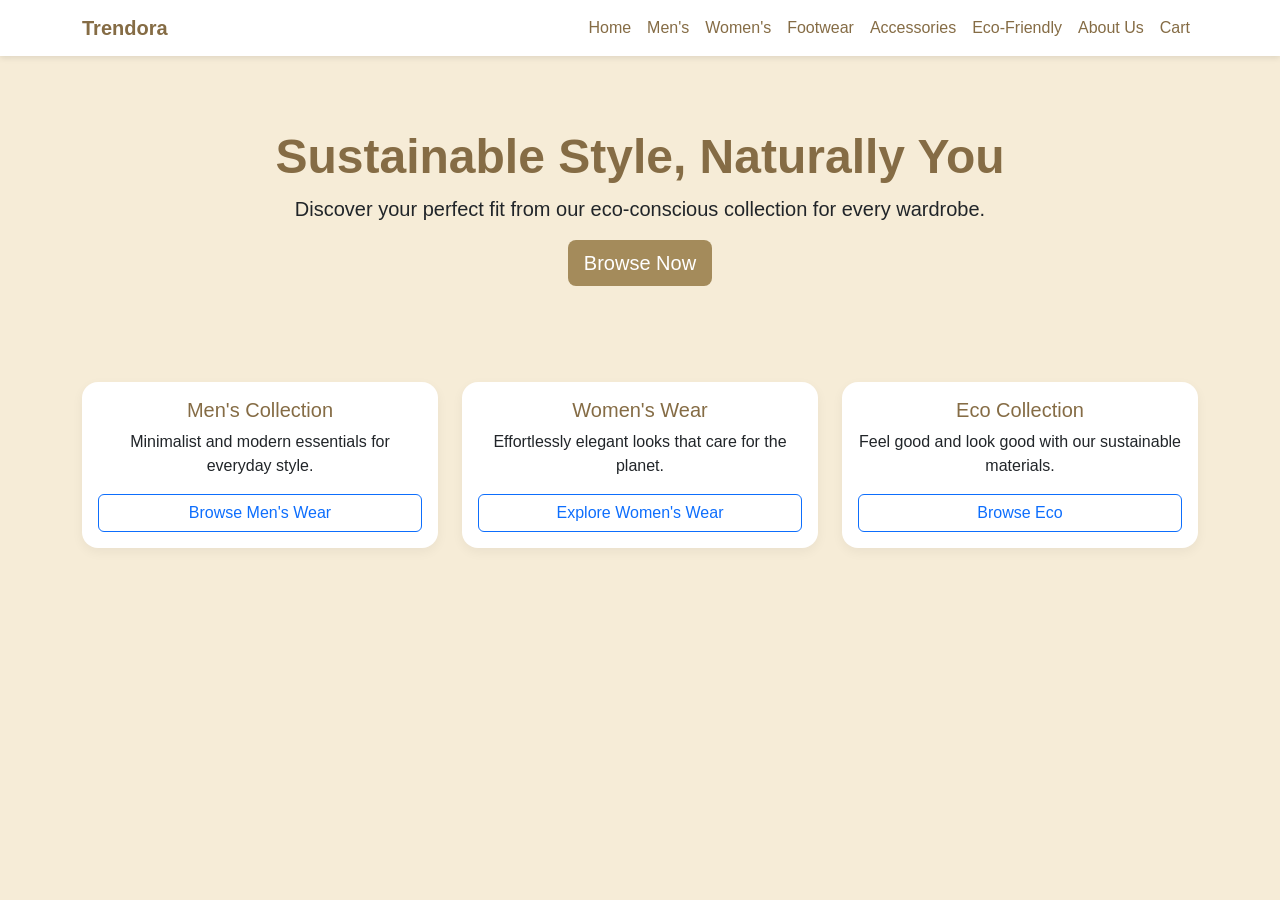
<file: index.html>
<!DOCTYPE html>
<html lang="en">
<head>
  <meta charset="UTF-8" />
  <meta name="viewport" content="width=device-width, initial-scale=1.0" />
  <title>TeamName | Home</title>
  <link
    href="https://cdn.jsdelivr.net/npm/bootstrap@5.3.3/dist/css/bootstrap.min.css"
    rel="stylesheet"
  />
  <link rel = "stylesheet" href="style.css" />
</head>
<body>

  <!-- Navbar -->
  <nav class="navbar navbar-expand-lg navbar-light mb-4">
    <div class="container">
      <a class="navbar-brand text-tan fw-bold" href="index.html">Trendora</a>
      <button class="navbar-toggler" type="button" data-bs-toggle="collapse" data-bs-target="#mainNavbar" aria-controls="mainNavbar" aria-expanded="false" aria-label="Toggle navigation">
        <span class="navbar-toggler-icon"></span>
      </button>

      <div class="collapse navbar-collapse" id="mainNavbar">
        <ul class="navbar-nav ms-auto">
          <li class="nav-item">
            <a class="nav-link text-tan" href="index.html">Home</a>
          </li>
          <li class="nav-item">
            <a class="nav-link text-tan" href="mens.html">Men's</a>
          </li>
          <li class="nav-item">
            <a class="nav-link text-tan" href="womens.html">Women's</a>
          </li>
          <li class="nav-item">
            <a class="nav-link text-tan" href="footwear.html">Footwear</a>
          </li>
          <li class="nav-item">
            <a class="nav-link text-tan" href="accessories.html">Accessories</a>
          </li>
          <li class="nav-item">
            <a class="nav-link text-tan" href="eco-friendly.html">Eco-Friendly</a>
          </li>
          <li class="nav-item">
            <a class="nav-link text-tan" href="about-us.html">About Us</a>
             </li>
          <li class="nav-item">
            <a class="nav-link text-tan" href="cart.html">Cart</a>
          </li>
        </ul>
      </div>
    </div>
  </nav>

  <!-- Index part -->
  <header class="container text-center py-5">
    <h1 class="text-tan display-5 fw-bold">Sustainable Style, Naturally You</h1>
    <p class="lead">Discover your perfect fit from our eco-conscious collection for every wardrobe.</p>
    <a href="mens.html" class="btn btn-primary btn-lg">Browse Now</a>
  </header>

  <!-- Featured Cards -->
  <section class="container my-5">
    <div class="row g-4">
      <div class="col-md-4">
        <div class="card p-3 text-center">
          <h5 class="text-tan">Men's Collection</h5>
          <p>Minimalist and modern essentials for everyday style.</p>
          <a href="mens.html" class="btn btn-outline-primary">Browse Men's Wear</a>
        </div>
      </div>
      <div class="col-md-4">
        <div class="card p-3 text-center">
          <h5 class="text-tan">Women's Wear</h5>
          <p>Effortlessly elegant looks that care for the planet.</p>
          <a href="womens.html" class="btn btn-outline-primary">Explore Women's Wear</a>
        </div>
      </div>
      <div class="col-md-4">
        <div class="card p-3 text-center">
          <h5 class="text-tan">Eco Collection</h5>
          <p>Feel good and look good with our sustainable materials.</p>
          <a href="eco-friendly.html" class="btn btn-outline-primary">Browse Eco</a>
        </div>
      </div>
    </div>
  </section>

  <script src="https://cdn.jsdelivr.net/npm/bootstrap@5.3.3/dist/js/bootstrap.bundle.min.js"></script>
</body>
</html>
</file>
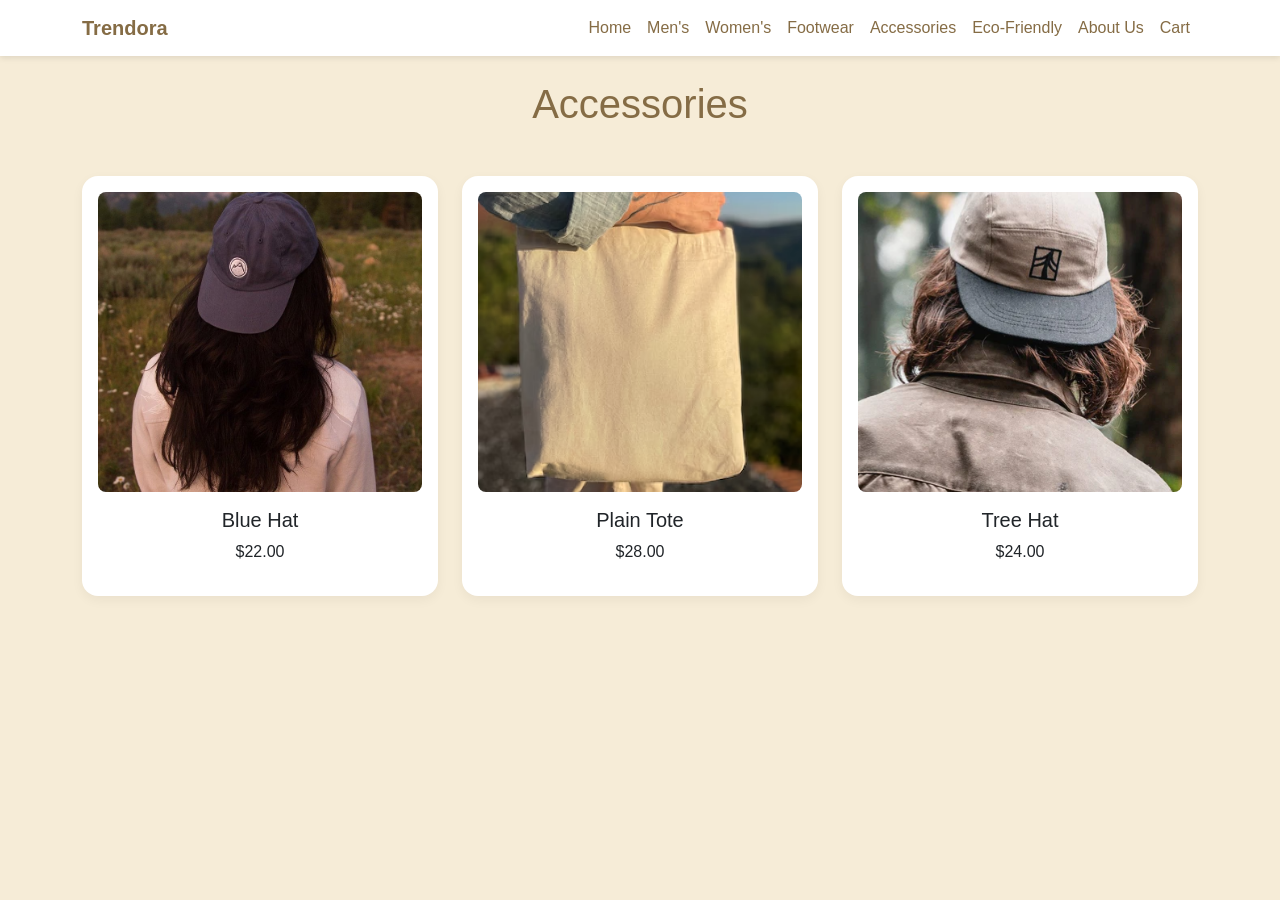
<file: accessories.html>
<!DOCTYPE html>
<html lang="en">
<head>
  <meta charset="UTF-8" />
  <meta name="viewport" content="width=device-width, initial-scale=1.0"/>
  <title>Trendora | Accessories</title>
  <link href="https://cdn.jsdelivr.net/npm/bootstrap@5.3.3/dist/css/bootstrap.min.css" rel="stylesheet"/>
  <link rel="stylesheet" href="style.css" />
</head>
<body>

  <!-- Navbar -->
  <nav class="navbar navbar-expand-lg navbar-light mb-4">
    <div class="container">
      <a class="navbar-brand text-tan fw-bold" href="index.html">Trendora</a>
      <button class="navbar-toggler" type="button" data-bs-toggle="collapse" data-bs-target="#mainNavbar">
        <span class="navbar-toggler-icon"></span>
      </button>

      <div class="collapse navbar-collapse" id="mainNavbar">
        <ul class="navbar-nav ms-auto">
          <li class="nav-item"><a class="nav-link text-tan" href="index.html">Home</a></li>
          <li class="nav-item"><a class="nav-link text-tan" href="mens.html">Men's</a></li>
          <li class="nav-item"><a class="nav-link text-tan" href="womens.html">Women's</a></li>
          <li class="nav-item"><a class="nav-link text-tan" href="footwear.html">Footwear</a></li>
          <li class="nav-item"><a class="nav-link text-tan" href="accessories.html">Accessories</a></li>
          <li class="nav-item"><a class="nav-link text-tan" href="eco-friendly.html">Eco-Friendly</a></li>
          <li class="nav-item"><a class="nav-link text-tan" href="about-us.html">About Us</a></li>
          <li class="nav-item"><a class="nav-link text-tan" href="cart.html">Cart</a></li>
        </ul>
        </ul>
      </div>
    </div>
  </nav>

  <!-- Accessories -->
  <div class="container">
    <h1 class="text-center text-tan mb-5">Accessories</h1>
    <div class="row g-4" id="product-container"></div>
  </div>

  <script src="https://cdn.jsdelivr.net/npm/bootstrap@5.3.3/dist/js/bootstrap.bundle.min.js"></script>
  <script>
    fetch('data/products.json')
      .then(res => res.json())
      .then(products => {
        const container = document.getElementById("product-container");
        const accessories = products.filter(p => p.category === "accessories");

        container.innerHTML = accessories.map(p => `
          <div class="col-md-4">
            <a href="product.html?id=${p.id}" class="text-decoration-none text-dark">
              <div class="card p-3 text-center">
                <img src="${p.image}" class="card-img-top" alt="${p.name}">
                <h5 class="mt-3">${p.name}</h5>
                <p>$${p.price.toFixed(2)}</p>
              </div>
            </a>
          </div>
        `).join('');
      })
      .catch(err => {
        document.getElementById("product-container").innerHTML = "<p class='text-danger'>Failed to load accessories.</p>";
        console.error(err);
      });
  </script>
</body>
</html>
</file>
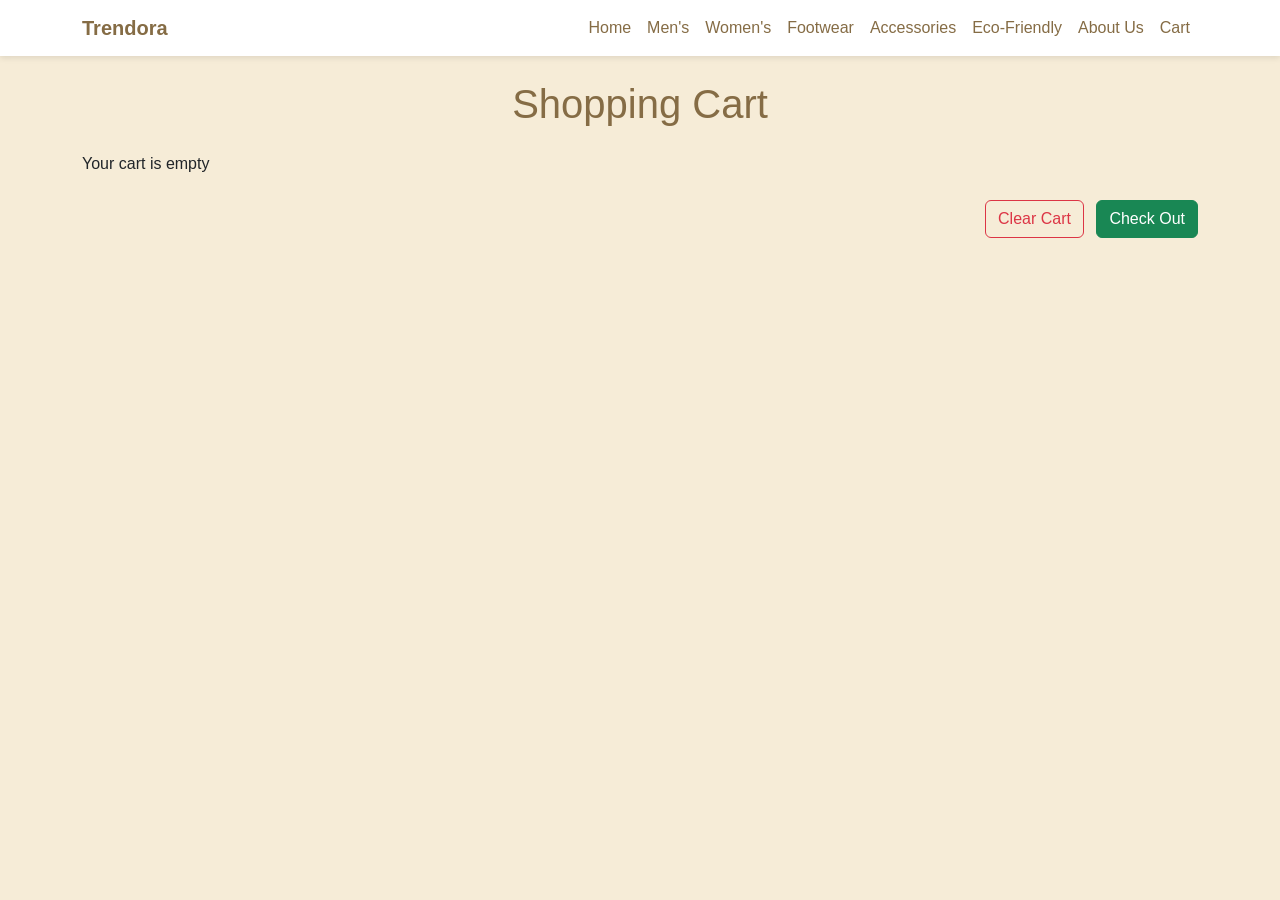
<file: cart.html>
<!DOCTYPE html>
<html lang="en">
<head>
  <meta charset="UTF-8" />
  <meta name="viewport" content="width=device-width, initial-scale=1.0"/>
  <title>Your Cart | Trendora</title>
  <link href="https://cdn.jsdelivr.net/npm/bootstrap@5.3.3/dist/css/bootstrap.min.css" rel="stylesheet"/>
  <link rel="stylesheet" href="style.css" />
</head>
<body>

  <!-- Navbar -->
  <nav class="navbar navbar-expand-lg navbar-light mb-4">
    <div class="container">
      <a class="navbar-brand text-tan fw-bold" href="index.html">Trendora</a>
      <div class="collapse navbar-collapse" id="mainNavbar">
        <ul class="navbar-nav ms-auto">
          <li class="nav-item"><a class="nav-link text-tan" href="index.html">Home</a></li>
          <li class="nav-item"><a class="nav-link text-tan" href="mens.html">Men's</a></li>
          <li class="nav-item"><a class="nav-link text-tan" href="womens.html">Women's</a></li>
          <li class="nav-item"><a class="nav-link text-tan" href="footwear.html">Footwear</a></li>
          <li class="nav-item"><a class="nav-link text-tan" href="accessories.html">Accessories</a></li>
          <li class="nav-item"><a class="nav-link text-tan" href="eco-friendly.html">Eco-Friendly</a></li>
          <a class="nav-link text-tan" href="about-us.html">About Us</a>
          <li class="nav-item"><a class="nav-link text-tan" href="cart.html">Cart</a></li>
        </ul>
      </div>
    </div>
  </nav>

  <!-- Cart -->
  <div class="container">
    <h1 class="text-center text-tan mb-4">Shopping Cart</h1>
    <div id="cart-items" class="mb-4"></div>
    <h3 id="cart-total" class="text-end mb-3"></h3>
<div class="text-end">
  <button class="btn btn-outline-danger me-2" onclick="clearCart()">Clear Cart</button>
  <button class="btn btn-success" onclick="alert('This would take you to checkout.')">Check Out</button>
</div>

  </div>

  <script>
    // find the product details from the product id
    function loadCart() {
      const cartItems= JSON.parse(localStorage.getItem('cart')) || [];
      if (cartItems.length=== 0) {
        document.getElementById("cart-items").innerHTML= "<p>Your cart is empty</p>";
        document.getElementById("cart-total").textContent= "";
        return;
      }

      fetch("data/products.json")
        .then(res => res.json())
        .then(products => {
          let html= "";
          let total= 0;
          cartItems.forEach(item => {
            const product = products.find(p=> p.id=== item.id);
            if(!product)return;

            const subtotal=product.price*item.qty;
            total += subtotal;
//html content for each of the items in the cart
            html += `
              <div class="card mb-3 p-3">
                <div class="row align-items-center">
                  <div class="col-md-2">
                    <img src="${product.image}" class="img-fluid" alt="${product.name}">
                  </div>
                  <div class="col-md-6">
                    <h5>${product.name}</h5>
                    <p>$${product.price.toFixed(2)}x${item.qty}=$${subtotal.toFixed(2)}</p>
                  </div>
                  <div class="col-md-4 text-end">
                    <button class="btn btn-sm btn-outline-secondary" onclick="updateQty(${item.id}, -1)">-</button>
                    <span class="mx-2">${item.qty}</span>
                    <button class="btn btn-sm btn-outline-secondary" onclick="updateQty(${item.id}, 1)">+</button>
                    <button class="btn btn-sm btn-outline-danger ms-3" onclick="removeItem(${item.id})">Remove</button>
                  </div>
                </div>
              </div>
            `;
          });
//update the cost and the html content
          document.getElementById("cart-items").innerHTML = html;
          document.getElementById("cart-total").textContent = "Total: $" + total.toFixed(2);
        });
    }
// Update quantity of a cart item 
    function updateQty(id,change) {
      let cart = JSON.parse(localStorage.getItem('cart')) || [];
      const index = cart.findIndex(item => item.id === id);
      if (index!== -1) {
        cart[index].qty += change;
        if (cart[index].qty <= 0) cart.splice(index, 1);
        localStorage.setItem('cart', JSON.stringify(cart));
        loadCart();
      }
    }
  // Removing items from carts
    function removeItem(id) {
      let cart =JSON.parse(localStorage.getItem('cart')) || [];
      cart = cart.filter(item => item.id !== id);
      localStorage.setItem('cart', JSON.stringify(cart));
      loadCart();
    }
    //clear the cart
    function clearCart() {
      localStorage.removeItem('cart');
      loadCart();
    }
    loadCart();
  </script>

</body>
</html>
</file>
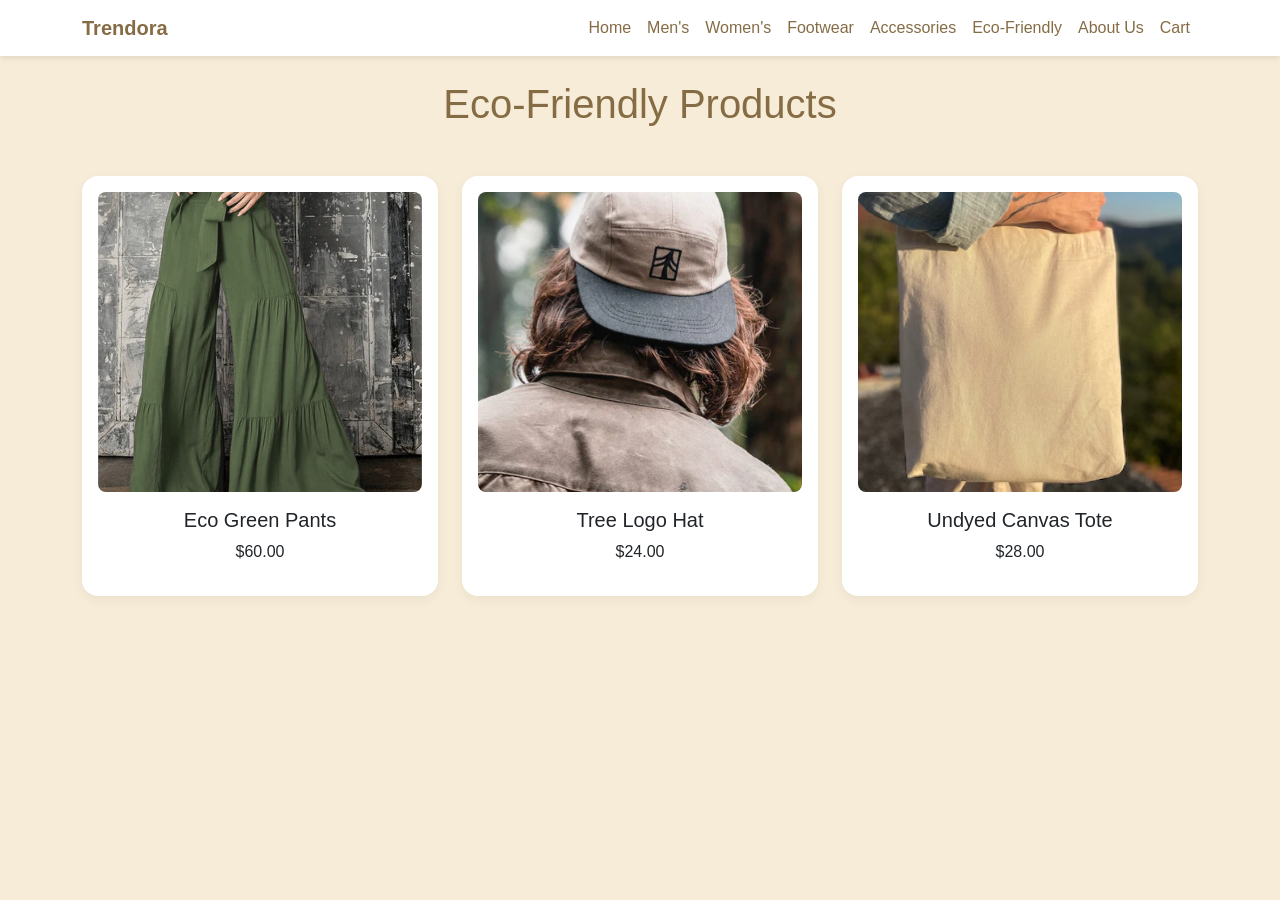
<file: eco-friendly.html>
<!DOCTYPE html>
<html lang="en">
<head>
  <meta charset="UTF-8" />
  <meta name="viewport" content="width=device-width, initial-scale=1.0"/>
  <title>Trendora | Eco-Friendly</title>
  <link href="https://cdn.jsdelivr.net/npm/bootstrap@5.3.3/dist/css/bootstrap.min.css" rel="stylesheet"/>
  <link rel="stylesheet" href="style.css" />
</head>
<body>

  <!-- Navbar -->
  <nav class="navbar navbar-expand-lg navbar-light mb-4">
    <div class="container">
      <a class="navbar-brand text-tan fw-bold" href="index.html">Trendora</a>
      <button class="navbar-toggler" type="button" data-bs-toggle="collapse" data-bs-target="#mainNavbar">
        <span class="navbar-toggler-icon"></span>
      </button>

      <div class="collapse navbar-collapse" id="mainNavbar">
        <ul class="navbar-nav ms-auto">
          <li class="nav-item"><a class="nav-link text-tan" href="index.html">Home</a></li>
          <li class="nav-item"><a class="nav-link text-tan" href="mens.html">Men's</a></li>
          <li class="nav-item"><a class="nav-link text-tan" href="womens.html">Women's</a></li>
          <li class="nav-item"><a class="nav-link text-tan" href="footwear.html">Footwear</a></li>
          <li class="nav-item"><a class="nav-link text-tan" href="accessories.html">Accessories</a></li>
          <li class="nav-item"><a class="nav-link text-tan" href="eco-friendly.html">Eco-Friendly</a></li>
          <li class="nav-item"><a class="nav-link text-tan" href="about-us.html">About Us</a></li>
          <li class="nav-item"><a class="nav-link text-tan" href="cart.html">Cart</a></li>
        </ul>
        </ul>
      </div>
    </div>
  </nav>

  <!-- Eco friendly -->
  <div class="container">
    <h1 class="text-center text-tan mb-5">Eco-Friendly Products</h1>
    <div class="row g-4" id="product-container"></div>
  </div>

  <script src="https://cdn.jsdelivr.net/npm/bootstrap@5.3.3/dist/js/bootstrap.bundle.min.js"></script>
  <script>
    fetch('data/products.json')
      .then(res => res.json())
      .then(products => {
        const container = document.getElementById("product-container");
        const eco = products.filter(p => p.category === "eco");

        container.innerHTML = eco.map(p => `
          <div class="col-md-4">
            <a href="product.html?id=${p.id}" class="text-decoration-none text-dark">
              <div class="card p-3 text-center">
                <img src="${p.image}" class="card-img-top" alt="${p.name}">
                <h5 class="mt-3">${p.name}</h5>
                <p>$${p.price.toFixed(2)}</p>
              </div>
            </a>
          </div>
        `).join('');
      })
      .catch(err => {
        document.getElementById("product-container").innerHTML = "<p class='text-danger'>Failed to load products.</p>";
        console.error(err);
      });
  </script>
</body>
</html>
</file>
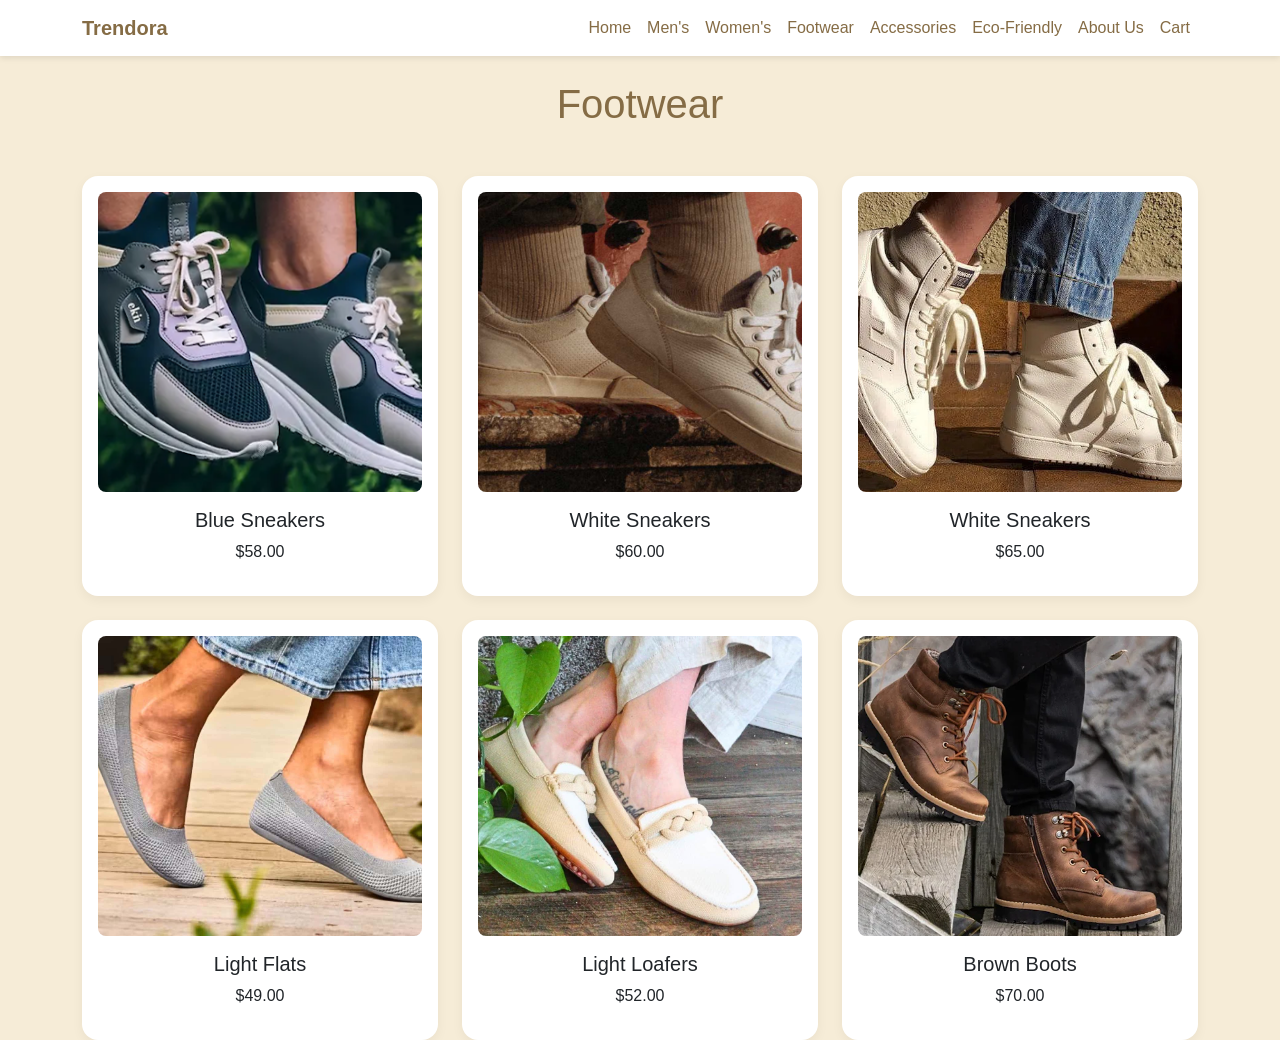
<file: footwear.html>
<!DOCTYPE html>
<html lang="en">
<head>
  <meta charset="UTF-8" />
  <meta name="viewport" content="width=device-width, initial-scale=1.0"/>
  <title>Trendora | Footwear</title>
  <link href="https://cdn.jsdelivr.net/npm/bootstrap@5.3.3/dist/css/bootstrap.min.css" rel="stylesheet"/>
  <link rel="stylesheet" href="style.css" />
</head>
<body>

  <!-- Navbar -->
  <nav class="navbar navbar-expand-lg navbar-light mb-4">
    <div class="container">
      <a class="navbar-brand text-tan fw-bold" href="index.html">Trendora</a>
      <button class="navbar-toggler" type="button" data-bs-toggle="collapse" data-bs-target="#mainNavbar" aria-controls="mainNavbar" aria-expanded="false" aria-label="Toggle navigation">
        <span class="navbar-toggler-icon"></span>
      </button>

      <div class="collapse navbar-collapse" id="mainNavbar">
        <ul class="navbar-nav ms-auto">
          <li class="nav-item"><a class="nav-link text-tan" href="index.html">Home</a></li>
          <li class="nav-item"><a class="nav-link text-tan" href="mens.html">Men's</a></li>
          <li class="nav-item"><a class="nav-link text-tan" href="womens.html">Women's</a></li>
          <li class="nav-item"><a class="nav-link text-tan" href="footwear.html">Footwear</a></li>
          <li class="nav-item"><a class="nav-link text-tan" href="accessories.html">Accessories</a></li>
          <li class="nav-item"><a class="nav-link text-tan" href="eco-friendly.html">Eco-Friendly</a></li>
          <li class="nav-item"><a class="nav-link text-tan" href="about-us.html">About Us</a></li>
          <li class="nav-item"><a class="nav-link text-tan" href="cart.html">Cart</a></li>
          
        </ul>
        </ul>
        </ul>
      </div>
    </div>
  </nav>

  <!-- Footwear Products -->
  <div class="container">
    <h1 class="text-center text-tan mb-5">Footwear</h1>
    <div class="row g-4" id="product-container"></div>
  </div>

  <script src="https://cdn.jsdelivr.net/npm/bootstrap@5.3.3/dist/js/bootstrap.bundle.min.js"></script>
  <script>
    fetch('data/products.json')
      .then(res => res.json())
      .then(products => {
        const container = document.getElementById("product-container");
        const footwear = products.filter(p => p.category === "footwear");

        container.innerHTML = footwear.map(p => `
          <div class="col-md-4">
            <a href="product.html?id=${p.id}" class="text-decoration-none text-dark">
              <div class="card p-3 text-center">
                <img src="${p.image}" class="card-img-top" alt="${p.name}">
                <h5 class="mt-3">${p.name}</h5>
                <p>$${p.price.toFixed(2)}</p>
              </div>
            </a>
          </div>
        `).join('');
      })
      .catch(err => {
        document.getElementById("product-container").innerHTML = "<p class='text-danger'>Failed to load products.</p>";
        console.error(err);
      });
  </script>
</body>
</html>
</file>
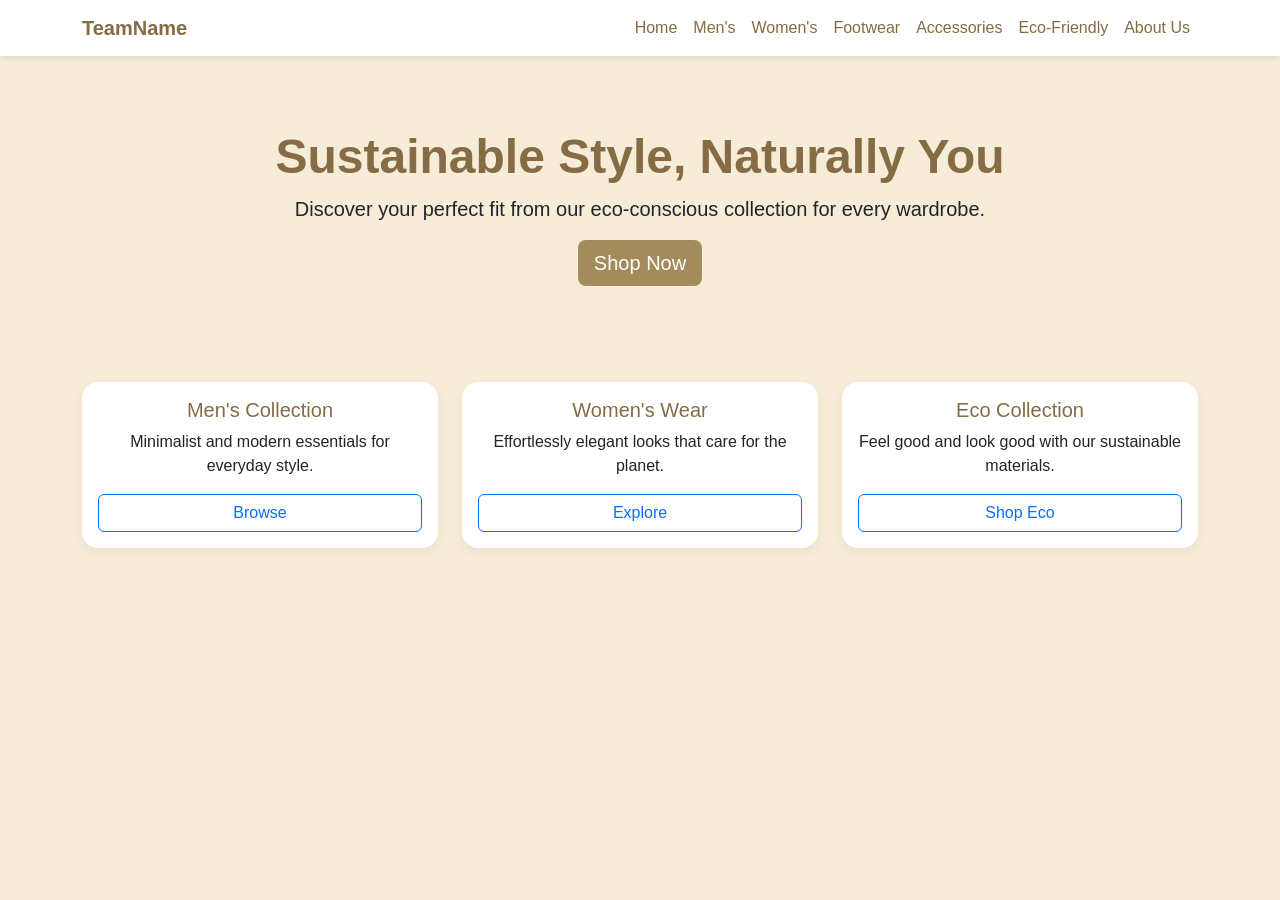
<file: home.html>
<!DOCTYPE html>
<html lang="en">
<head>
  <meta charset="UTF-8" />
  <meta name="viewport" content="width=device-width, initial-scale=1.0" />
  <title>TeamName | Home</title>
  <link
    href="https://cdn.jsdelivr.net/npm/bootstrap@5.3.3/dist/css/bootstrap.min.css"
    rel="stylesheet"
  />
  <link rel = "stylesheet" href="style.css" />
</head>
<body>

  <!-- Navbar -->
  <nav class="navbar navbar-expand-lg navbar-light mb-4">
    <div class="container">
      <a class="navbar-brand text-tan fw-bold" href="#">TeamName</a>
      <button class="navbar-toggler" type="button" data-bs-toggle="collapse" data-bs-target="#mainNavbar" aria-controls="mainNavbar" aria-expanded="false" aria-label="Toggle navigation">
        <span class="navbar-toggler-icon"></span>
      </button>

      <div class="collapse navbar-collapse" id="mainNavbar">
        <ul class="navbar-nav ms-auto">
          <li class="nav-item">
            <a class="nav-link text-tan" href="#">Home</a>
          </li>
          <li class="nav-item">
            <a class="nav-link text-tan" href="#">Men's</a>
          </li>
          <li class="nav-item">
            <a class="nav-link text-tan" href="#">Women's</a>
          </li>
          <li class="nav-item">
            <a class="nav-link text-tan" href="#">Footwear</a>
          </li>
          <li class="nav-item">
            <a class="nav-link text-tan" href="#">Accessories</a>
          </li>
          <li class="nav-item">
            <a class="nav-link text-tan" href="#">Eco-Friendly</a>
          </li>
          <li class="nav-item">
            <a class="nav-link text-tan" href="#">About Us</a>
          </li>
        </ul>
      </div>
    </div>
  </nav>

  <!-- Hero Section -->
  <header class="container text-center py-5">
    <h1 class="text-tan display-5 fw-bold">Sustainable Style, Naturally You</h1>
    <p class="lead">Discover your perfect fit from our eco-conscious collection for every wardrobe.</p>
    <a href="#" class="btn btn-primary btn-lg">Shop Now</a>
  </header>

  <!-- Featured Cards (Optional) -->
  <section class="container my-5">
    <div class="row g-4">
      <div class="col-md-4">
        <div class="card p-3 text-center">
          <h5 class="text-tan">Men's Collection</h5>
          <p>Minimalist and modern essentials for everyday style.</p>
          <a href="#" class="btn btn-outline-primary">Browse</a>
        </div>
      </div>
      <div class="col-md-4">
        <div class="card p-3 text-center">
          <h5 class="text-tan">Women's Wear</h5>
          <p>Effortlessly elegant looks that care for the planet.</p>
          <a href="#" class="btn btn-outline-primary">Explore</a>
        </div>
      </div>
      <div class="col-md-4">
        <div class="card p-3 text-center">
          <h5 class="text-tan">Eco Collection</h5>
          <p>Feel good and look good with our sustainable materials.</p>
          <a href="#" class="btn btn-outline-primary">Shop Eco</a>
        </div>
      </div>
    </div>
  </section>

  <script src="https://cdn.jsdelivr.net/npm/bootstrap@5.3.3/dist/js/bootstrap.bundle.min.js"></script>
</body>
</html>
</file>
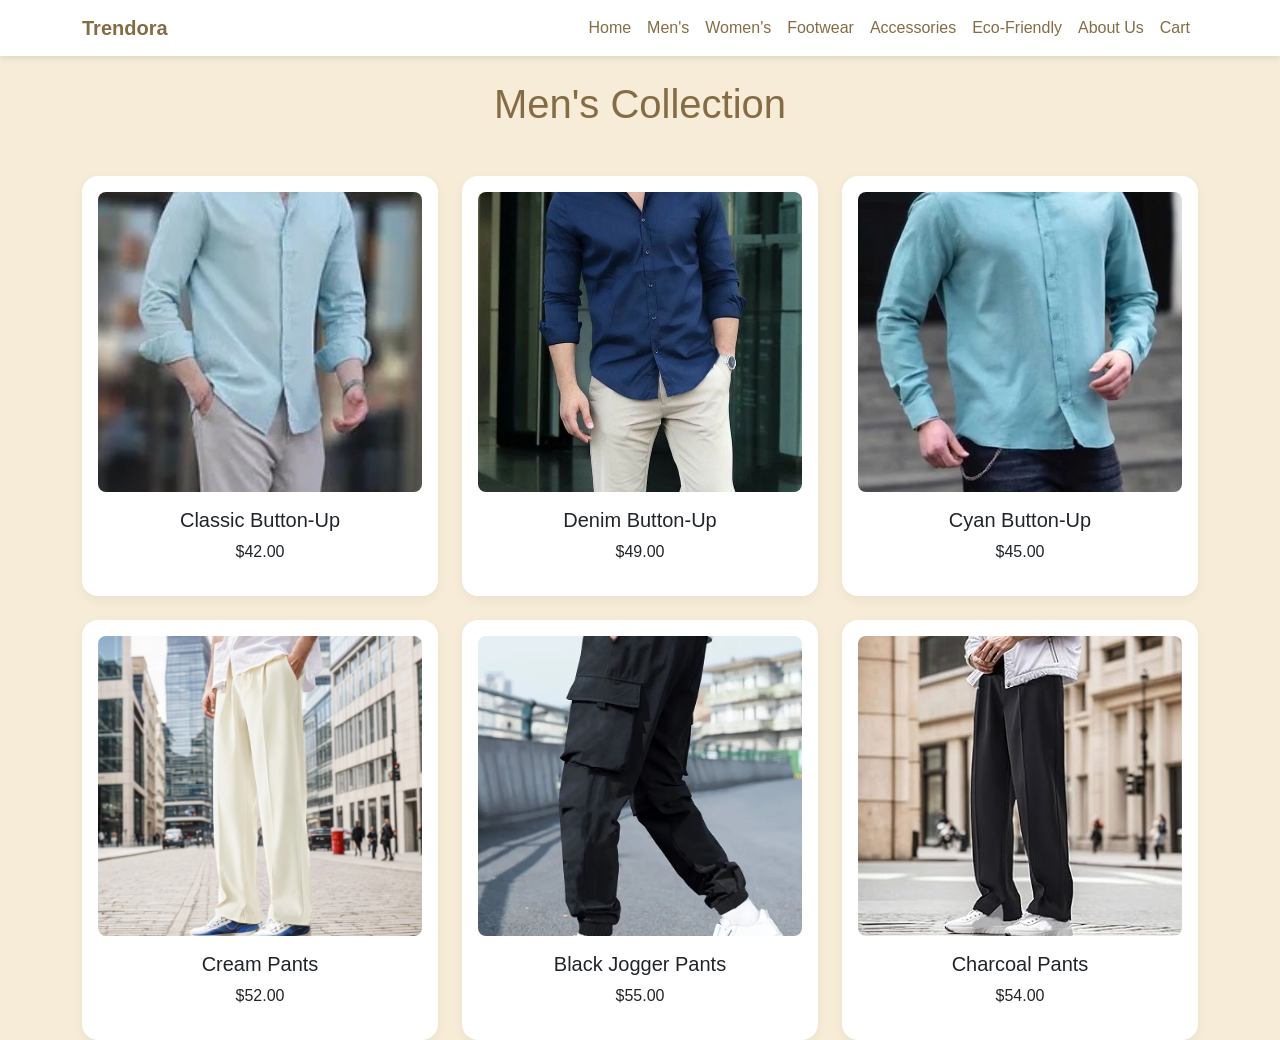
<file: mens.html>
<!DOCTYPE html>
<html lang="en">
<head>
  <meta charset="UTF-8" />
  <meta name="viewport" content="width=device-width, initial-scale=1.0"/>
  <title>Trendora | Men's Collection</title>
  <link href="https://cdn.jsdelivr.net/npm/bootstrap@5.3.3/dist/css/bootstrap.min.css" rel="stylesheet"/>
  <link rel="stylesheet" href="style.css" />
</head>
<body>

  <!-- Navbar -->
  <nav class="navbar navbar-expand-lg navbar-light mb-4">
    <div class="container">
      <a class="navbar-brand text-tan fw-bold" href="index.html">Trendora</a>
      <button class="navbar-toggler" type="button" data-bs-toggle="collapse" data-bs-target="#mainNavbar" aria-controls="mainNavbar" aria-expanded="false" aria-label="Toggle navigation">
        <span class="navbar-toggler-icon"></span>
      </button>

      <div class="collapse navbar-collapse" id="mainNavbar">
        <ul class="navbar-nav ms-auto">
          <li class="nav-item"><a class="nav-link text-tan" href="index.html">Home</a></li>
          <li class="nav-item"><a class="nav-link text-tan" href="mens.html">Men's</a></li>
          <li class="nav-item"><a class="nav-link text-tan" href="womens.html">Women's</a></li>
          <li class="nav-item"><a class="nav-link text-tan" href="footwear.html">Footwear</a></li>
          <li class="nav-item"><a class="nav-link text-tan" href="accessories.html">Accessories</a></li>
          <li class="nav-item"><a class="nav-link text-tan" href="eco-friendly.html">Eco-Friendly</a></li>
          <li class="nav-item"><a class="nav-link text-tan" href="about-us.html">About Us</a></li>
          <li class="nav-item"><a class="nav-link text-tan" href="cart.html">Cart</a></li>
        </ul>
        </ul>
        </ul>
      </div>
    </div>
  </nav>
  <!-- Men's Header -->
  <div class="container">
    <h1 class="text-center text-tan mb-5">Men's Collection</h1>
    <div class="row g-4" id="product-container"></div>
  </div>

  <script src="https://cdn.jsdelivr.net/npm/bootstrap@5.3.3/dist/js/bootstrap.bundle.min.js"></script>
  <script>
    fetch('data/products.json')
      .then(res => res.json())
      .then(products => {
        const container = document.getElementById("product-container");
        const mens = products.filter(p => p.category === "men");

        container.innerHTML = mens.map(p => `
          <div class="col-md-4">
            <a href="product.html?id=${p.id}" class="text-decoration-none text-dark">
              <div class="card p-3 text-center">
                <img src="${p.image}" class="card-img-top" alt="${p.name}">
                <h5 class="mt-3">${p.name}</h5>
                <p>$${p.price.toFixed(2)}</p>
              </div>
            </a>
          </div>
        `).join('');
      })
      .catch(err => {
        document.getElementById("product-container").innerHTML = "<p class='text-danger'>Failed to load products.</p>";
        console.error(err);
      });
  </script>
</body>
</html>
</file>
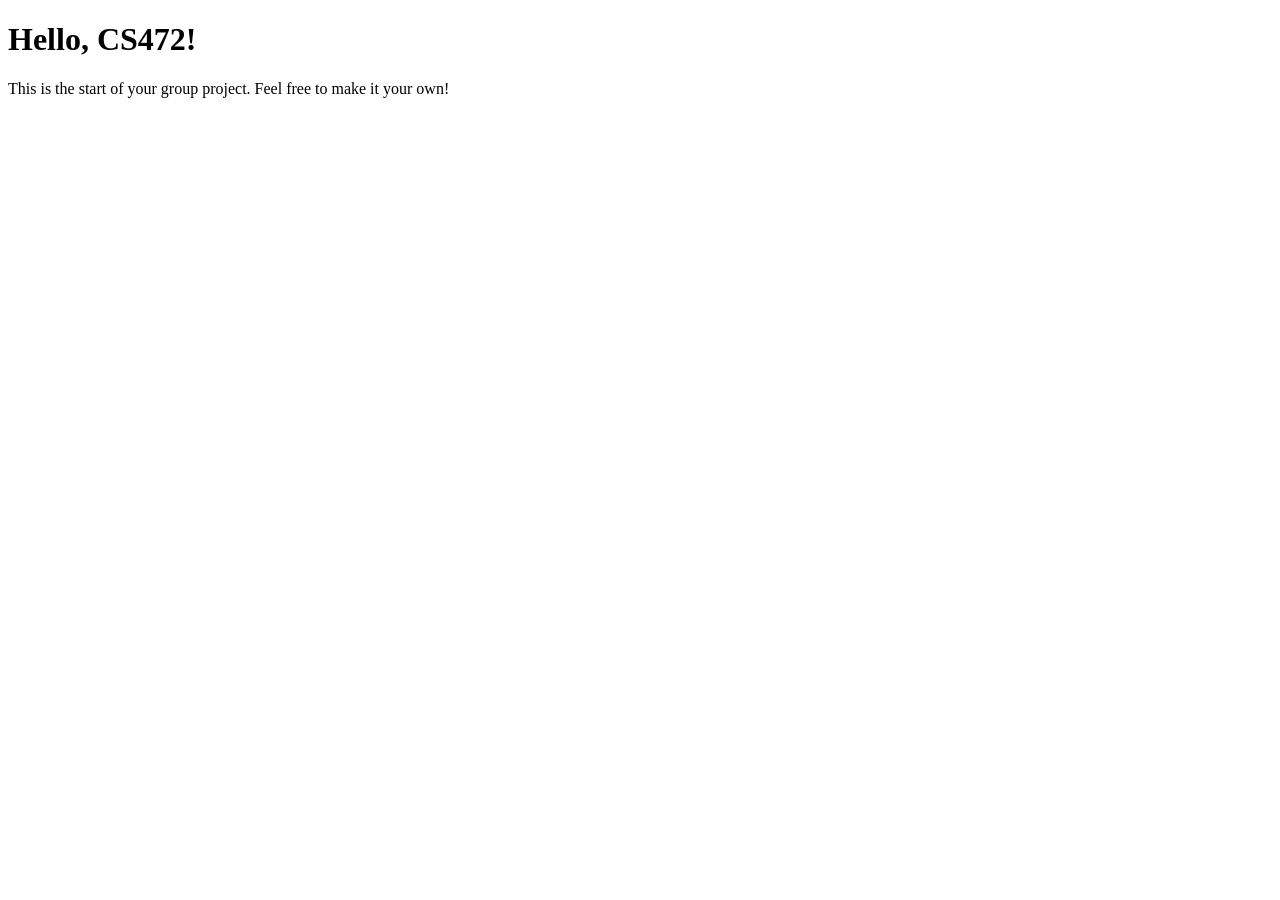
<file: old-index.html>
<!DOCTYPE html>
<html lang="en">

    <head>
        <meta charset="UTF-8">
        <title>CS472 Group Project</title>
    </head>

    <body>
        <h1>Hello, CS472!</h1>
        <p>This is the start of your group project. Feel free to make it your own!</p>
    </body>

</html>
</file>
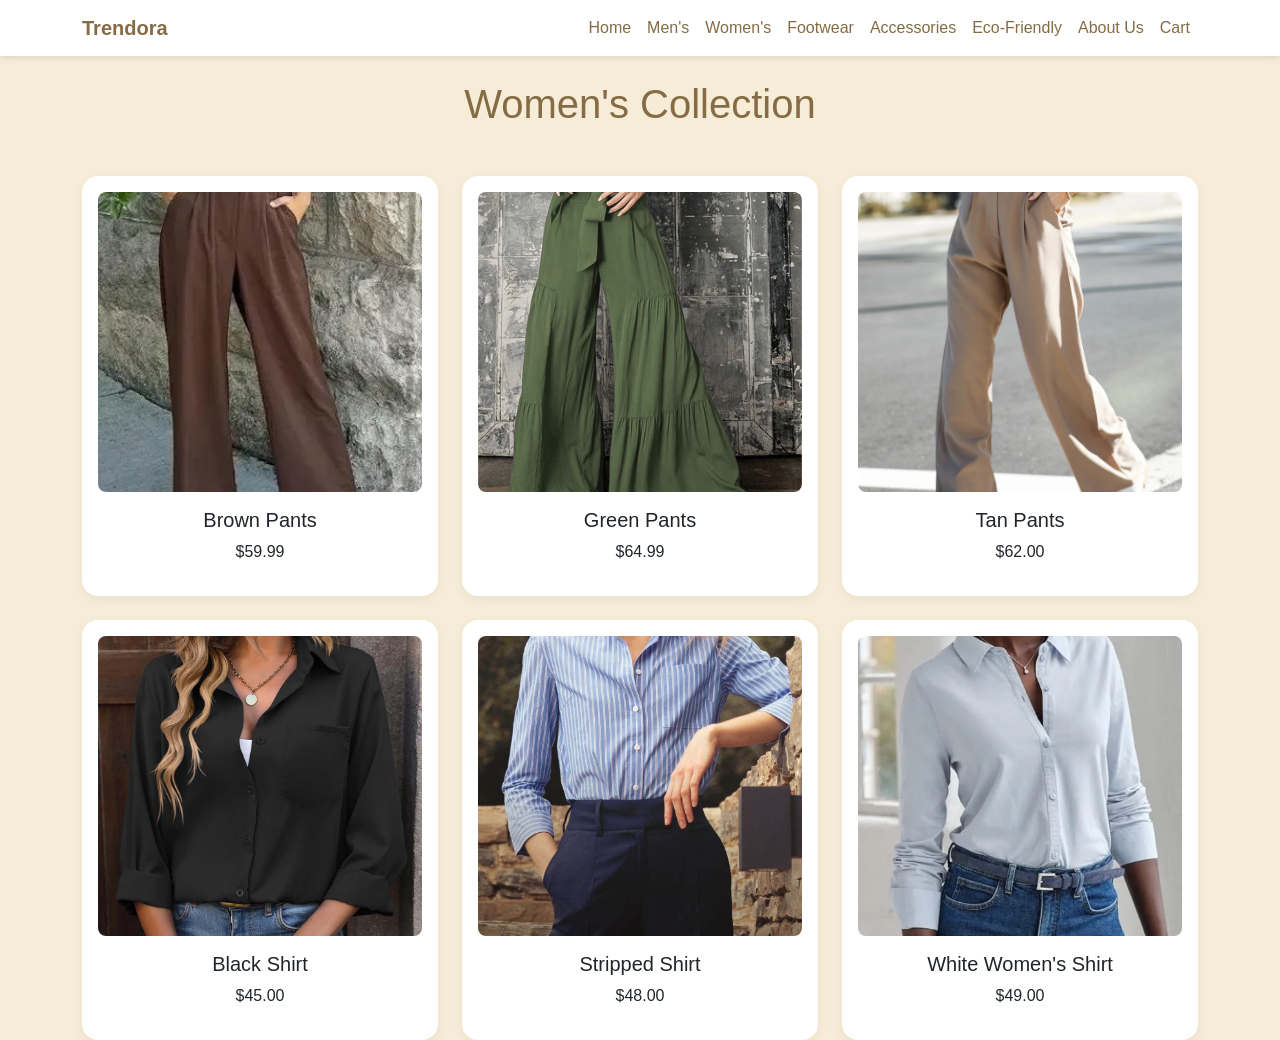
<file: womens.html>
<!DOCTYPE html>
<html lang="en">
<head>
  <meta charset="UTF-8" />
  <meta name="viewport" content="width=device-width, initial-scale=1.0"/>
  <title>Trendora | Women's Collection</title>
  <link href="https://cdn.jsdelivr.net/npm/bootstrap@5.3.3/dist/css/bootstrap.min.css" rel="stylesheet"/>
  <link rel="stylesheet" href="style.css" />
</head>

<body>

<!-- Navbar -->
<nav class="navbar navbar-expand-lg navbar-light mb-4">
  <div class="container">
    <a class="navbar-brand text-tan fw-bold" href="index.html">Trendora</a>
    <button class="navbar-toggler" type="button" data-bs-toggle="collapse" data-bs-target="#mainNavbar">
      <span class="navbar-toggler-icon"></span>
    </button>

    <div class="collapse navbar-collapse" id="mainNavbar">
      <ul class="navbar-nav ms-auto">
        <li class="nav-item"><a class="nav-link text-tan" href="index.html">Home</a></li>
        <li class="nav-item"><a class="nav-link text-tan" href="mens.html">Men's</a></li>
        <li class="nav-item"><a class="nav-link text-tan" href="womens.html">Women's</a></li>
        <li class="nav-item"><a class="nav-link text-tan" href="footwear.html">Footwear</a></li>
        <li class="nav-item"><a class="nav-link text-tan" href="accessories.html">Accessories</a></li>
        <li class="nav-item"><a class="nav-link text-tan" href="eco-friendly.html">Eco-Friendly</a></li>
        <li class="nav-item"><a class="nav-link text-tan" href="about-us.html">About Us</a></li>
        <li class="nav-item"><a class="nav-link text-tan" href="cart.html">Cart</a></li>
        </ul>
      </ul>
    </div>
  </div>
</nav>

<!-- Header & Product Grid -->
<div class="container">
  <h1 class="text-center text-tan mb-5">Women's Collection</h1>
  <div class="row g-4" id="product-container">
  </div>
</div>

<script src="https://cdn.jsdelivr.net/npm/bootstrap@5.3.3/dist/js/bootstrap.bundle.min.js"></script>
<script>
  fetch('data/products.json')
    .then(res => res.json())
    .then(products => {
      const container = document.getElementById("product-container");
      const womens = products.filter(p => p.category === "women");

      container.innerHTML = womens.map(p => `
        <div class="col-md-4">
          <a href="product.html?id=${p.id}" class="text-decoration-none text-dark">
            <div class="card p-3 text-center">
              <img src="${p.image}" class="card-img-top" alt="${p.name}">
              <h5 class="mt-3">${p.name}</h5>
              <p>$${p.price.toFixed(2)}</p>
            </div>
          </a>
        </div>
      `).join('');
    })
    .catch(err => {
      document.getElementById("product-container").innerHTML = "<p class='text-danger'>Failed to load products.</p>";
      console.error(err);
    });
</script>
</body>
</html>
</file>
<file: style.css>
body {
    background-color: rgb(246, 236, 215); 
    font-family: 'Segoe UI', Tahoma, Geneva, Verdana, sans-serif;
  }
  
  .card {
    border: none;
    border-radius: 1rem;
    box-shadow: 0 4px 12px rgba(0, 0, 0, 0.05);
    transition: transform 0.2s ease-in-out;
  }
  
  .card:hover {
    transform: translateY(-4px);
  }
  
  .navbar {
    background-color: #fff;
    box-shadow: 0 2px 6px rgba(0, 0, 0, 0.1);
  }
  
  .btn-primary {
    background-color: #a48b5b;
    border: none;
  }
  
  .btn-primary:hover {
    background-color: #8b724d;
  }
  
  .text-tan {
    color: #856c45;
  }
  .card-img-top {
    height: 300px;           
    object-fit: cover;       
    border-radius: 0.5rem;   
    width: 100%;             
  }
</file>
